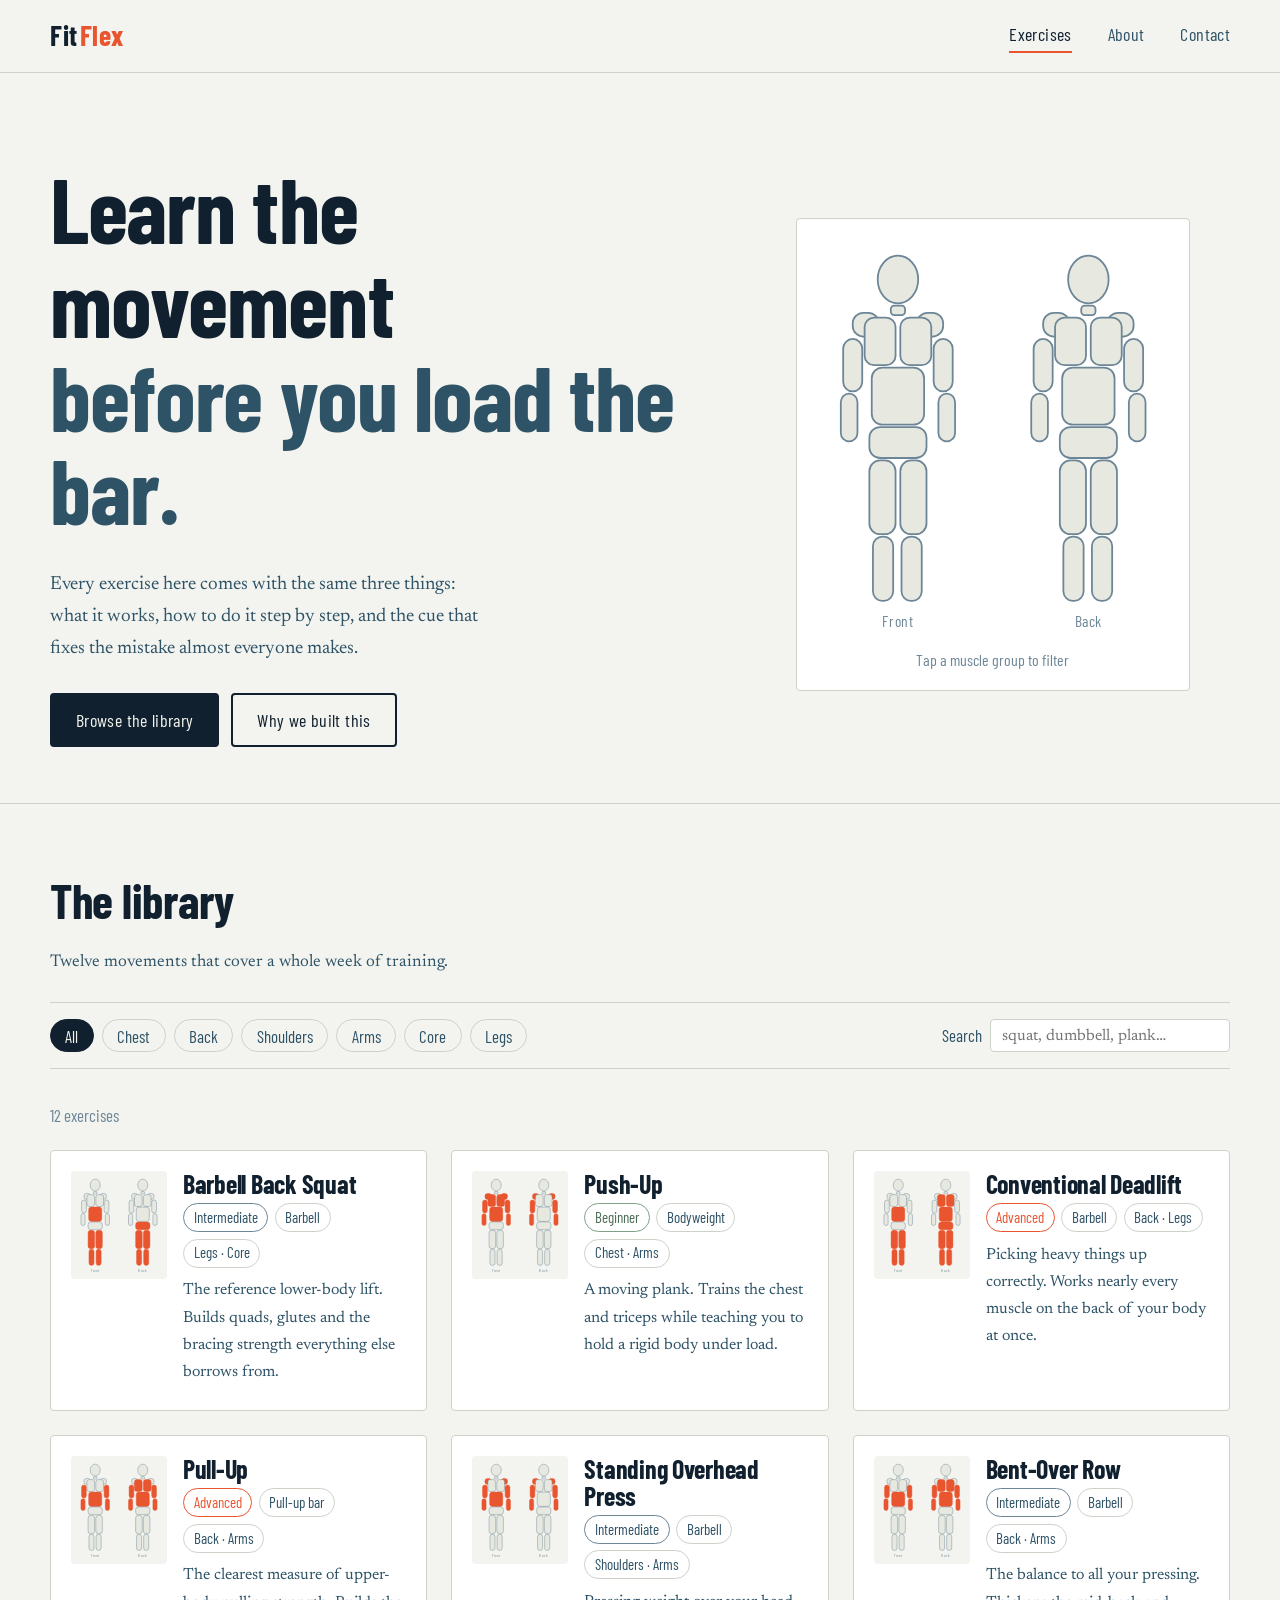
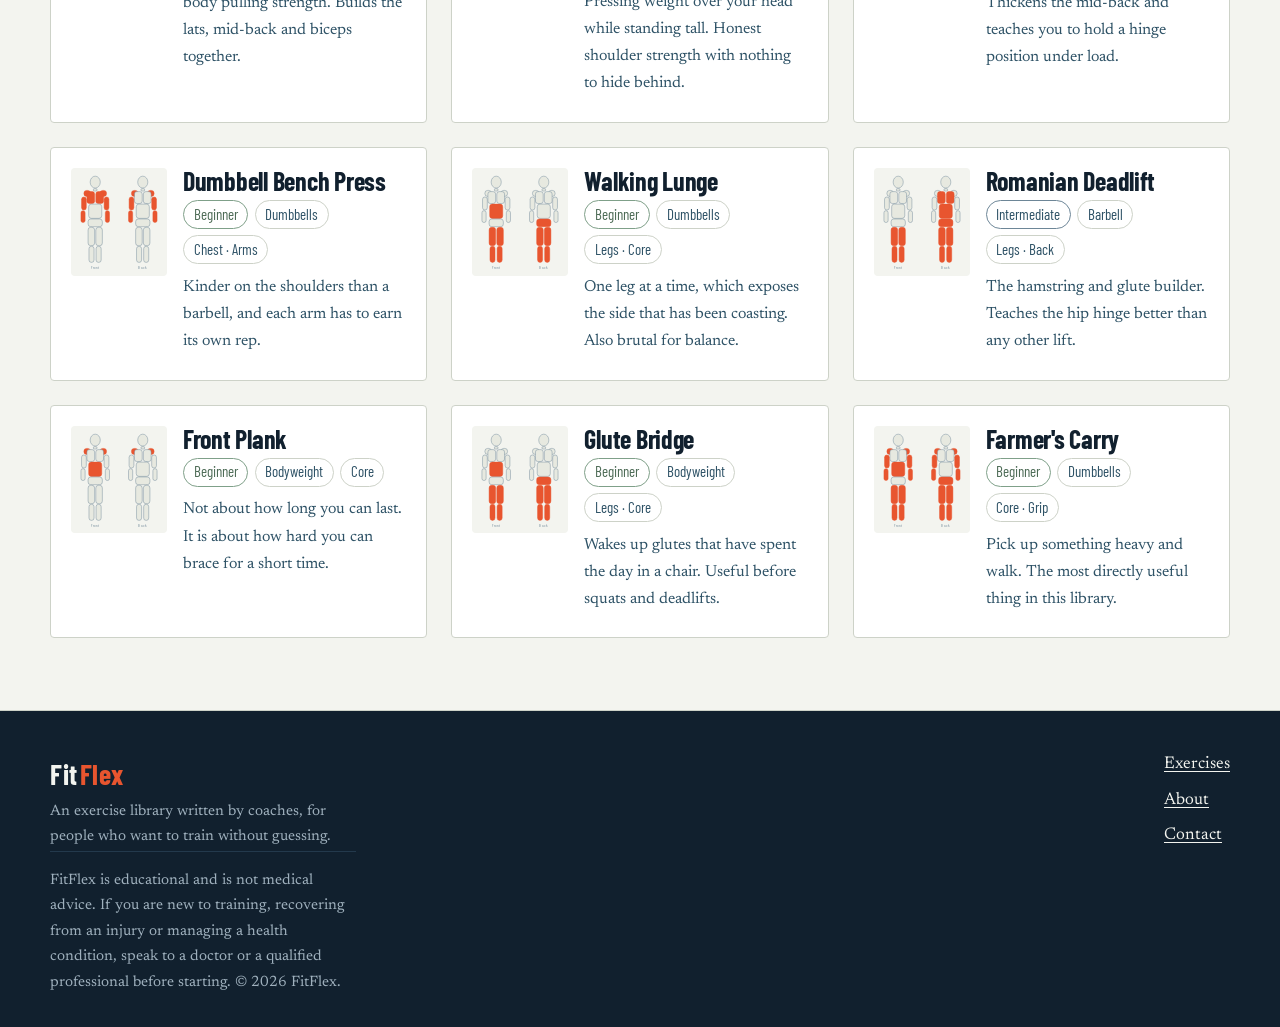
<file: index.html>
<!DOCTYPE html>
<html lang="en">
<head>
<meta charset="UTF-8">
<meta name="viewport" content="width=device-width, initial-scale=1">
<title>FitFlex — Exercise Library</title>
<meta name="description" content="FitFlex is a plain-spoken exercise library: step-by-step instructions, muscle maps and coaching cues for the movements worth learning properly.">
<link rel="preconnect" href="https://fonts.googleapis.com">
<link rel="preconnect" href="https://fonts.gstatic.com" crossorigin>
<link href="https://fonts.googleapis.com/css2?family=Barlow+Condensed:wght@500;700&family=Newsreader:opsz,wght@6..72,400;6..72,600&display=swap" rel="stylesheet">
<link rel="stylesheet" href="styles.css">
</head>
<body>

<a class="skip-link" href="#library">Skip to the exercise library</a>

<header class="site-header">
  <div class="shell">
    <a class="wordmark" href="index.html">Fit<span>Flex</span></a>
    <nav class="site-nav" aria-label="Main">
      <ul>
        <li><a href="index.html" aria-current="page">Exercises</a></li>
        <li><a href="about.html">About</a></li>
        <li><a href="contact.html">Contact</a></li>
      </ul>
    </nav>
  </div>
</header>

<main id="main">

  <section class="hero">
    <div class="shell">
      <div>
        <h1>Learn the movement<em>before you load the bar.</em></h1>
        <p class="hero-lede">Every exercise here comes with the same three things: what it works, how to do it step by step, and the cue that fixes the mistake almost everyone makes.</p>
        <div class="hero-actions">
          <a class="btn" href="#library">Browse the library</a>
          <a class="btn btn-quiet" href="about.html">Why we built this</a>
        </div>
      </div>

      <figure class="hero-figure">
        <div data-bodymap data-interactive data-muscles=""></div>
        <figcaption>Tap a muscle group to filter</figcaption>
      </figure>
    </div>
  </section>

  <section class="library" id="library">
    <div class="shell">

      <div class="library-head">
        <div>
          <h2>The library</h2>
          <p>Twelve movements that cover a whole week of training.</p>
        </div>
      </div>

      <div class="controls">
        <div class="filters" role="group" aria-label="Filter by muscle group">
          <button class="filter" type="button" data-group="all" aria-pressed="true">All</button>
          <button class="filter" type="button" data-group="chest" aria-pressed="false">Chest</button>
          <button class="filter" type="button" data-group="back" aria-pressed="false">Back</button>
          <button class="filter" type="button" data-group="shoulders" aria-pressed="false">Shoulders</button>
          <button class="filter" type="button" data-group="arms" aria-pressed="false">Arms</button>
          <button class="filter" type="button" data-group="core" aria-pressed="false">Core</button>
          <button class="filter" type="button" data-group="legs" aria-pressed="false">Legs</button>
        </div>
        <div class="search">
          <label for="search">Search</label>
          <input type="search" id="search" placeholder="squat, dumbbell, plank…" autocomplete="off">
        </div>
      </div>

      <p class="count" id="result-count" role="status" aria-live="polite"></p>

      <div class="grid" id="exercise-grid">

        <!-- ================= Barbell back squat ================= -->
        <article class="exercise" data-name="barbell back squat" data-muscles="legs core" data-equipment="Barbell">
          <div class="plate">
            <div data-bodymap data-muscles="legs core"></div>
            <div>
              <h3>Barbell Back Squat</h3>
              <ul class="meta">
                <li class="level-intermediate">Intermediate</li>
                <li>Barbell</li>
                <li>Legs · Core</li>
              </ul>
              <p class="summary">The reference lower-body lift. Builds quads, glutes and the bracing strength everything else borrows from.</p>
            </div>
          </div>
        </article>

        <!-- ================= Push-up ================= -->
        <article class="exercise" data-name="push-up pushup" data-muscles="chest shoulders arms core" data-equipment="Bodyweight">
          <div class="plate">
            <div data-bodymap data-muscles="chest shoulders arms core"></div>
            <div>
              <h3>Push-Up</h3>
              <ul class="meta">
                <li class="level-beginner">Beginner</li>
                <li>Bodyweight</li>
                <li>Chest · Arms</li>
              </ul>
              <p class="summary">A moving plank. Trains the chest and triceps while teaching you to hold a rigid body under load.</p>
            </div>
          </div>
        </article>

        <!-- ================= Deadlift ================= -->
        <article class="exercise" data-name="conventional deadlift" data-muscles="back legs core" data-equipment="Barbell">
          <div class="plate">
            <div data-bodymap data-muscles="back legs core"></div>
            <div>
              <h3>Conventional Deadlift</h3>
              <ul class="meta">
                <li class="level-advanced">Advanced</li>
                <li>Barbell</li>
                <li>Back · Legs</li>
              </ul>
              <p class="summary">Picking heavy things up correctly. Works nearly every muscle on the back of your body at once.</p>
            </div>
          </div>
        </article>

        <!-- ================= Pull-up ================= -->
        <article class="exercise" data-name="pull-up pullup" data-muscles="back arms core" data-equipment="Pull-up bar">
          <div class="plate">
            <div data-bodymap data-muscles="back arms core"></div>
            <div>
              <h3>Pull-Up</h3>
              <ul class="meta">
                <li class="level-advanced">Advanced</li>
                <li>Pull-up bar</li>
                <li>Back · Arms</li>
              </ul>
              <p class="summary">The clearest measure of upper-body pulling strength. Builds the lats, mid-back and biceps together.</p>
            </div>
          </div>
        </article>

        <!-- ================= Overhead press ================= -->
        <article class="exercise" data-name="overhead press shoulder press" data-muscles="shoulders arms core" data-equipment="Barbell">
          <div class="plate">
            <div data-bodymap data-muscles="shoulders arms core"></div>
            <div>
              <h3>Standing Overhead Press</h3>
              <ul class="meta">
                <li class="level-intermediate">Intermediate</li>
                <li>Barbell</li>
                <li>Shoulders · Arms</li>
              </ul>
              <p class="summary">Pressing weight over your head while standing tall. Honest shoulder strength with nothing to hide behind.</p>
            </div>
          </div>
        </article>

        <!-- ================= Bent-over row ================= -->
        <article class="exercise" data-name="bent-over barbell row" data-muscles="back arms core" data-equipment="Barbell">
          <div class="plate">
            <div data-bodymap data-muscles="back arms core"></div>
            <div>
              <h3>Bent-Over Row</h3>
              <ul class="meta">
                <li class="level-intermediate">Intermediate</li>
                <li>Barbell</li>
                <li>Back · Arms</li>
              </ul>
              <p class="summary">The balance to all your pressing. Thickens the mid-back and teaches you to hold a hinge position under load.</p>
            </div>
          </div>
        </article>

        <!-- ================= Dumbbell bench press ================= -->
        <article class="exercise" data-name="dumbbell bench press" data-muscles="chest shoulders arms" data-equipment="Dumbbells">
          <div class="plate">
            <div data-bodymap data-muscles="chest shoulders arms"></div>
            <div>
              <h3>Dumbbell Bench Press</h3>
              <ul class="meta">
                <li class="level-beginner">Beginner</li>
                <li>Dumbbells</li>
                <li>Chest · Arms</li>
              </ul>
              <p class="summary">Kinder on the shoulders than a barbell, and each arm has to earn its own rep.</p>
            </div>
          </div>
        </article>

        <!-- ================= Walking lunge ================= -->
        <article class="exercise" data-name="walking lunge" data-muscles="legs core" data-equipment="Dumbbells">
          <div class="plate">
            <div data-bodymap data-muscles="legs core"></div>
            <div>
              <h3>Walking Lunge</h3>
              <ul class="meta">
                <li class="level-beginner">Beginner</li>
                <li>Dumbbells</li>
                <li>Legs · Core</li>
              </ul>
              <p class="summary">One leg at a time, which exposes the side that has been coasting. Also brutal for balance.</p>
            </div>
          </div>
        </article>

        <!-- ================= Romanian deadlift ================= -->
        <article class="exercise" data-name="romanian deadlift rdl hinge" data-muscles="legs back" data-equipment="Barbell">
          <div class="plate">
            <div data-bodymap data-muscles="legs back"></div>
            <div>
              <h3>Romanian Deadlift</h3>
              <ul class="meta">
                <li class="level-intermediate">Intermediate</li>
                <li>Barbell</li>
                <li>Legs · Back</li>
              </ul>
              <p class="summary">The hamstring and glute builder. Teaches the hip hinge better than any other lift.</p>
            </div>
          </div>
        </article>

        <!-- ================= Plank ================= -->
        <article class="exercise" data-name="front plank" data-muscles="core shoulders" data-equipment="Bodyweight">
          <div class="plate">
            <div data-bodymap data-muscles="core shoulders"></div>
            <div>
              <h3>Front Plank</h3>
              <ul class="meta">
                <li class="level-beginner">Beginner</li>
                <li>Bodyweight</li>
                <li>Core</li>
              </ul>
              <p class="summary">Not about how long you can last. It is about how hard you can brace for a short time.</p>
            </div>
          </div>
        </article>

        <!-- ================= Glute bridge ================= -->
        <article class="exercise" data-name="glute bridge hip thrust" data-muscles="legs core" data-equipment="Bodyweight">
          <div class="plate">
            <div data-bodymap data-muscles="legs core"></div>
            <div>
              <h3>Glute Bridge</h3>
              <ul class="meta">
                <li class="level-beginner">Beginner</li>
                <li>Bodyweight</li>
                <li>Legs · Core</li>
              </ul>
              <p class="summary">Wakes up glutes that have spent the day in a chair. Useful before squats and deadlifts.</p>
            </div>
          </div>
        </article>

        <!-- ================= Farmer's carry ================= -->
        <article class="exercise" data-name="farmers carry loaded carry" data-muscles="core shoulders arms legs" data-equipment="Dumbbells">
          <div class="plate">
            <div data-bodymap data-muscles="core shoulders arms legs"></div>
            <div>
              <h3>Farmer's Carry</h3>
              <ul class="meta">
                <li class="level-beginner">Beginner</li>
                <li>Dumbbells</li>
                <li>Core · Grip</li>
              </ul>
              <p class="summary">Pick up something heavy and walk. The most directly useful thing in this library.</p>
            </div>
          </div>
        </article>

      </div><!-- /.grid -->

      <div class="empty" id="no-results" hidden>
        <p>No exercises match that. Try a different muscle group or a simpler search term.</p>
        <button class="btn btn-quiet" type="button" id="reset-filters">Show all exercises</button>
      </div>

    </div>
  </section>

</main>

<footer class="site-footer">
  <div class="shell">
    <div>
      <a class="wordmark" href="index.html">Fit<span>Flex</span></a>
      <p>An exercise library written by coaches, for people who want to train without guessing.</p>
    </div>
    <nav aria-label="Footer">
      <ul>
        <li><a href="index.html">Exercises</a></li>
        <li><a href="about.html">About</a></li>
        <li><a href="contact.html">Contact</a></li>
      </ul>
    </nav>
  </div>
  <div class="shell">
    <p class="safety-note">FitFlex is educational and is not medical advice. If you are new to training, recovering from an injury or managing a health condition, speak to a doctor or a qualified professional before starting. © 2026 FitFlex.</p>
  </div>
</footer>

<script src="script.js"></script>
</body>
</html>
</file>
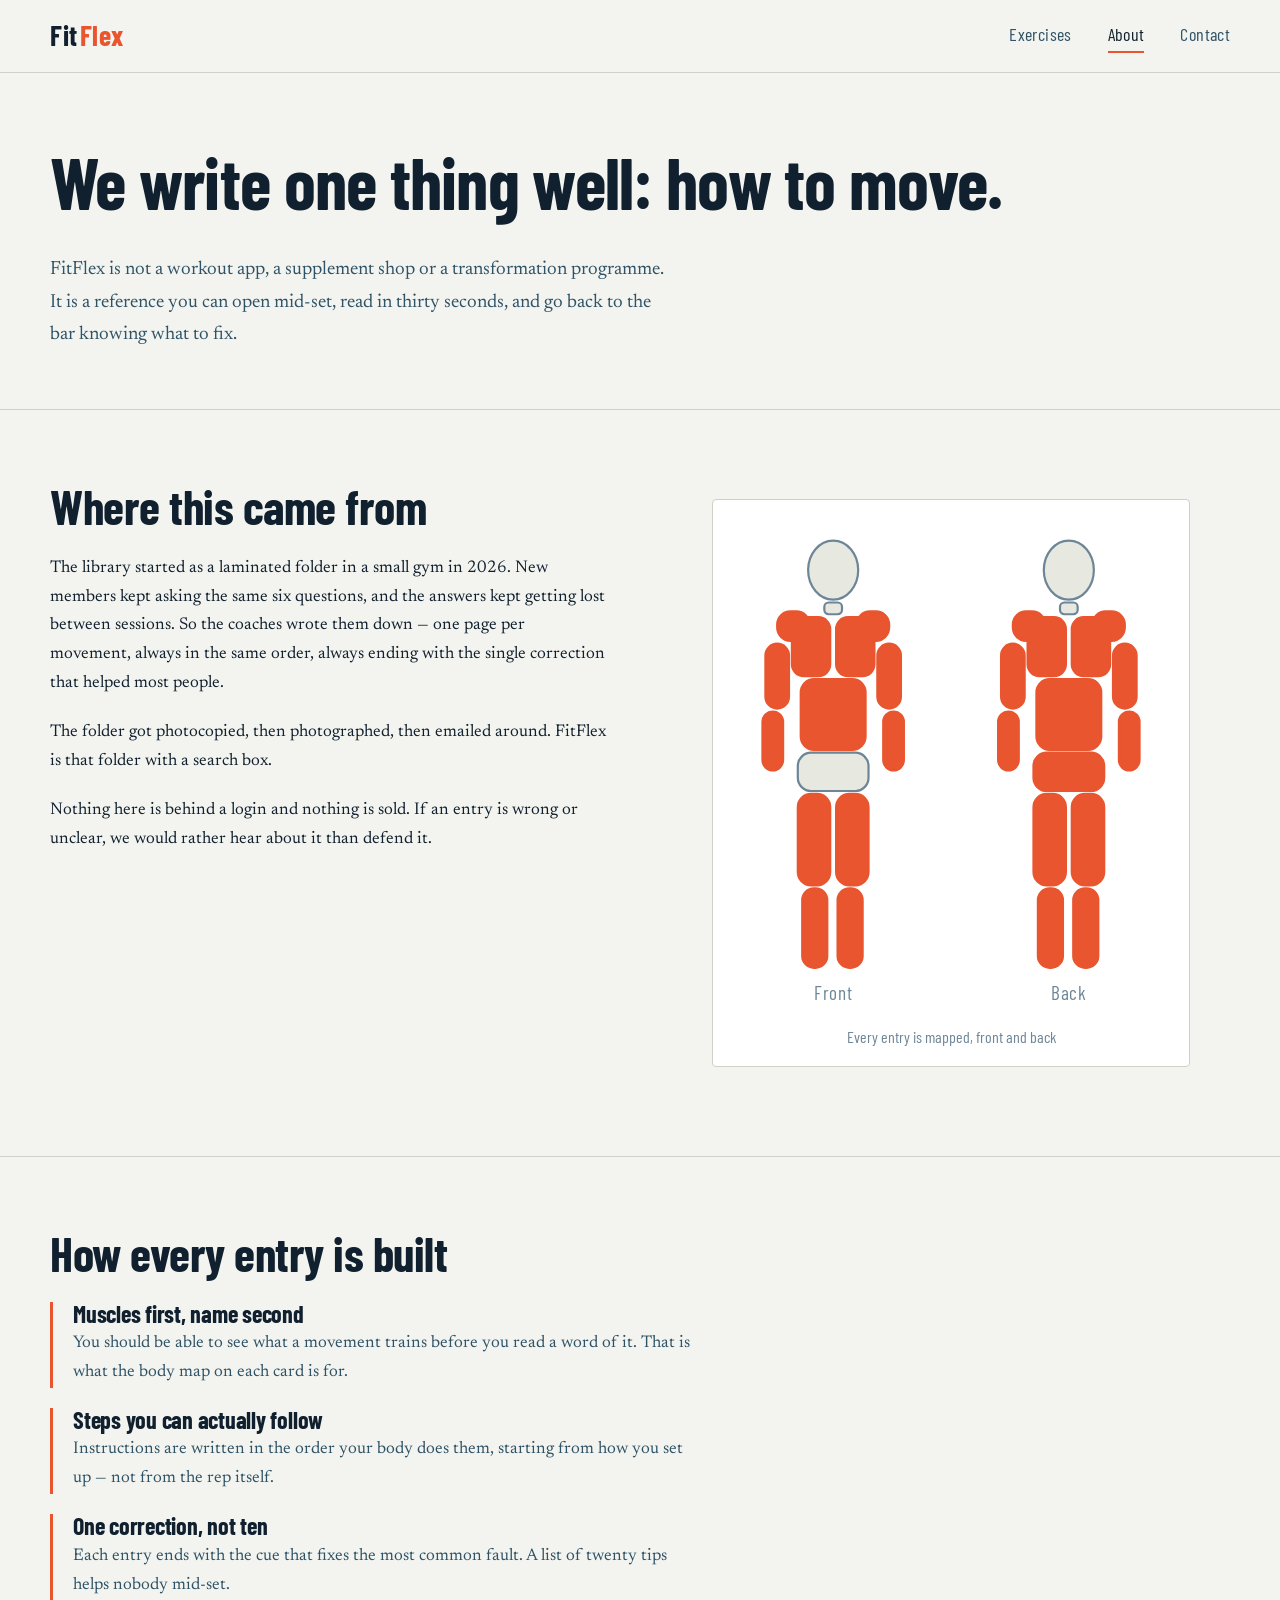
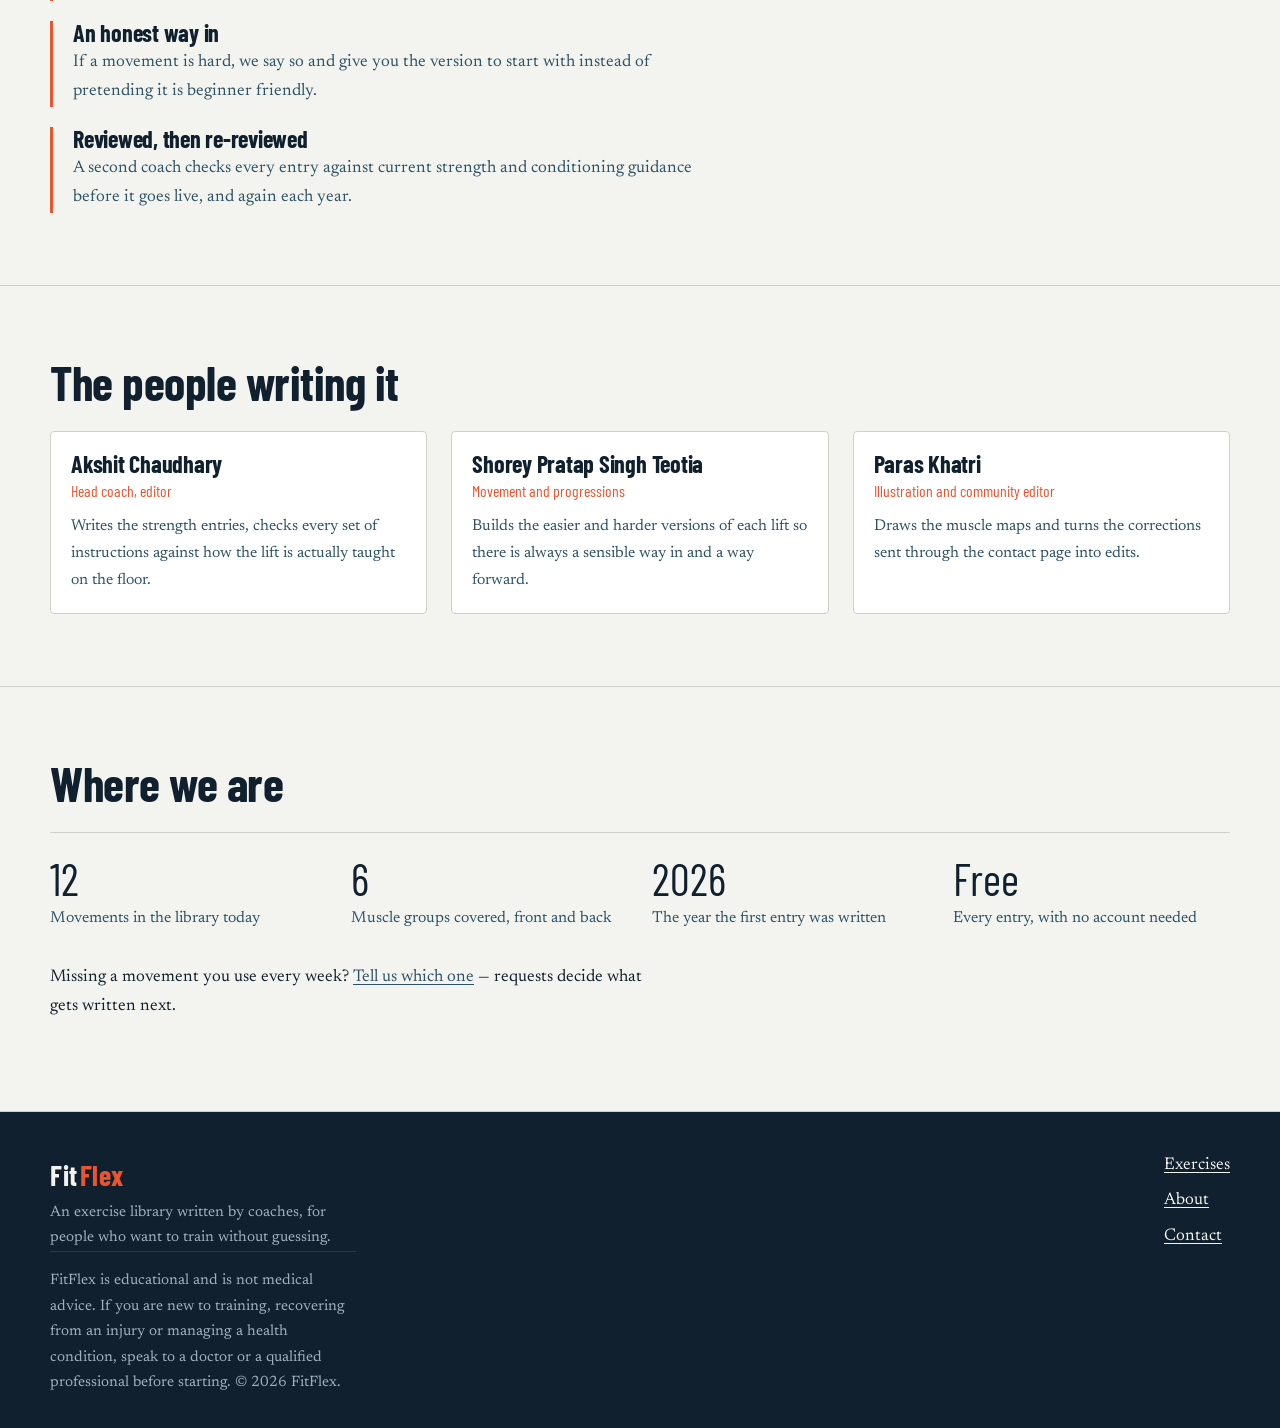
<file: about.html>
<!DOCTYPE html>
<html lang="en">
<head>
<meta charset="UTF-8">
<meta name="viewport" content="width=device-width, initial-scale=1">
<title>About — FitFlex</title>
<meta name="description" content="Who writes FitFlex, how each exercise entry is put together, and the rules we follow when we teach a movement.">
<link rel="preconnect" href="https://fonts.googleapis.com">
<link rel="preconnect" href="https://fonts.gstatic.com" crossorigin>
<link href="https://fonts.googleapis.com/css2?family=Barlow+Condensed:wght@500;700&family=Newsreader:opsz,wght@6..72,400;6..72,600&display=swap" rel="stylesheet">
<link rel="stylesheet" href="styles.css">
</head>
<body>

<a class="skip-link" href="#main">Skip to content</a>

<header class="site-header">
  <div class="shell">
    <a class="wordmark" href="index.html">Fit<span>Flex</span></a>
    <nav class="site-nav" aria-label="Main">
      <ul>
        <li><a href="index.html">Exercises</a></li>
        <li><a href="about.html" aria-current="page">About</a></li>
        <li><a href="contact.html">Contact</a></li>
      </ul>
    </nav>
  </div>
</header>

<main id="main">

  <section class="page-head">
    <div class="shell">
      <h1>We write one thing well: how to move.</h1>
      <p>FitFlex is not a workout app, a supplement shop or a transformation programme. It is a reference you can open mid-set, read in thirty seconds, and go back to the bar knowing what to fix.</p>
    </div>
  </section>

  <section class="section">
    <div class="shell two-col">
      <div class="stack">
        <h2>Where this came from</h2>
        <p>The library started as a laminated folder in a small gym in 2026. New members kept asking the same six questions, and the answers kept getting lost between sessions. So the coaches wrote them down — one page per movement, always in the same order, always ending with the single correction that helped most people.</p>
        <p>The folder got photocopied, then photographed, then emailed around. FitFlex is that folder with a search box.</p>
        <p>Nothing here is behind a login and nothing is sold. If an entry is wrong or unclear, we would rather hear about it than defend it.</p>
      </div>

      <figure class="hero-figure">
        <div data-bodymap data-muscles="chest back shoulders arms core legs"></div>
        <figcaption>Every entry is mapped, front and back</figcaption>
      </figure>
    </div>
  </section>

  <section class="section">
    <div class="shell">
      <h2>How every entry is built</h2>
      <ul class="principles">
        <li>
          <h3>Muscles first, name second</h3>
          <p>You should be able to see what a movement trains before you read a word of it. That is what the body map on each card is for.</p>
        </li>
        <li>
          <h3>Steps you can actually follow</h3>
          <p>Instructions are written in the order your body does them, starting from how you set up — not from the rep itself.</p>
        </li>
        <li>
          <h3>One correction, not ten</h3>
          <p>Each entry ends with the cue that fixes the most common fault. A list of twenty tips helps nobody mid-set.</p>
        </li>
        <li>
          <h3>An honest way in</h3>
          <p>If a movement is hard, we say so and give you the version to start with instead of pretending it is beginner friendly.</p>
        </li>
        <li>
          <h3>Reviewed, then re-reviewed</h3>
          <p>A second coach checks every entry against current strength and conditioning guidance before it goes live, and again each year.</p>
        </li>
      </ul>
    </div>
  </section>

  <section class="section">
    <div class="shell">
      <h2>The people writing it</h2>
      <ul class="team">
        <li>
          <h3>Akshit Chaudhary</h3>
          <p class="role">Head coach, editor</p>
          <p>Writes the strength entries, checks every set of instructions against how the lift is actually taught on the floor.</p>
        </li>
        <li>
          <h3>Shorey Pratap Singh Teotia</h3>
          <p class="role">Movement and progressions</p>
          <p>Builds the easier and harder versions of each lift so there is always a sensible way in and a way forward.</p>
        </li>
        <li>
          <h3>Paras Khatri</h3>
          <p class="role">Illustration and community editor</p>
          <p>Draws the muscle maps and turns the corrections sent through the contact page into edits.</p>
        </li>
      </ul>
    </div>
  </section>

  <section class="section">
    <div class="shell">
      <h2>Where we are</h2>
      <dl class="facts">
        <div>
          <dt>12</dt>
          <dd>Movements in the library today</dd>
        </div>
        <div>
          <dt>6</dt>
          <dd>Muscle groups covered, front and back</dd>
        </div>
        <div>
          <dt>2026</dt>
          <dd>The year the first entry was written</dd>
        </div>
        <div>
          <dt>Free</dt>
          <dd>Every entry, with no account needed</dd>
        </div>
      </dl>
      <p style="margin-top:2rem;">Missing a movement you use every week? <a href="contact.html">Tell us which one</a> — requests decide what gets written next.</p>
    </div>
  </section>

</main>

<footer class="site-footer">
  <div class="shell">
    <div>
      <a class="wordmark" href="index.html">Fit<span>Flex</span></a>
      <p>An exercise library written by coaches, for people who want to train without guessing.</p>
    </div>
    <nav aria-label="Footer">
      <ul>
        <li><a href="index.html">Exercises</a></li>
        <li><a href="about.html">About</a></li>
        <li><a href="contact.html">Contact</a></li>
      </ul>
    </nav>
  </div>
  <div class="shell">
    <p class="safety-note">FitFlex is educational and is not medical advice. If you are new to training, recovering from an injury or managing a health condition, speak to a doctor or a qualified professional before starting. © 2026 FitFlex.</p>
  </div>
</footer>

<script src="script.js"></script>
</body>
</html>
</file>
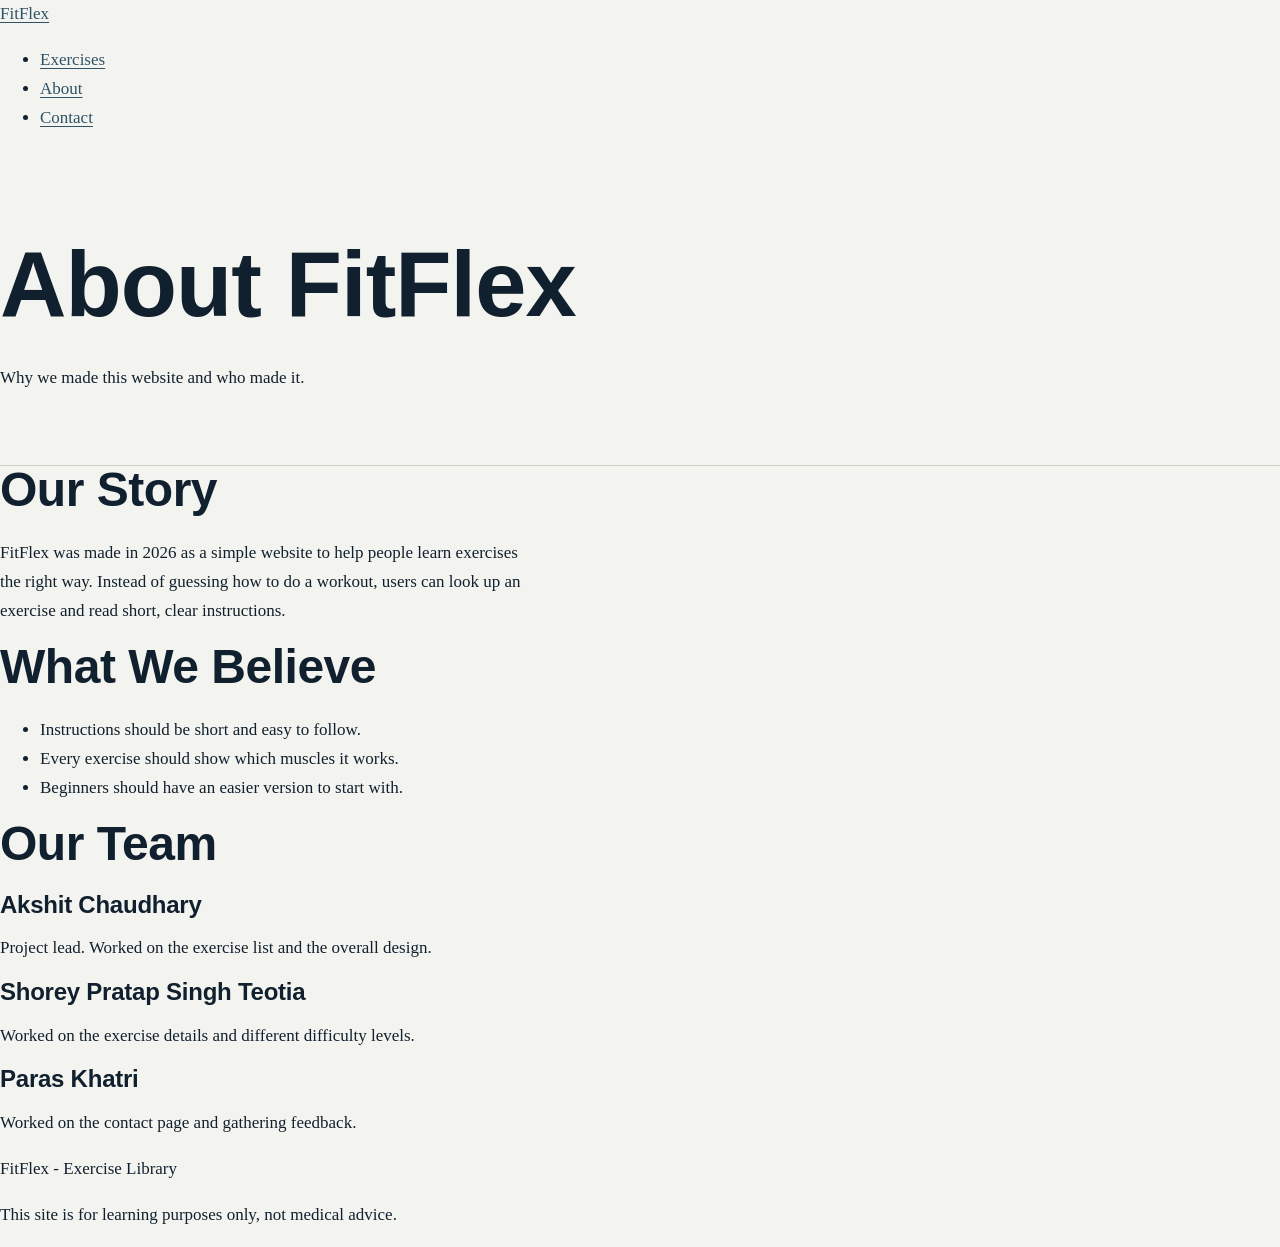
<file: aboutp.html>
<!DOCTYPE html>
<html>
<head>
  <meta charset="UTF-8">
  <title>About - FitFlex</title>
  <link rel="stylesheet" href="styles.css">
</head>
<body>

  <header>
    <div class="container">
      <a href="index.html" class="logo">FitFlex</a>
      <nav>
        <ul>
          <li><a href="index.html">Exercises</a></li>
          <li><a href="about.html">About</a></li>
          <li><a href="contact.html">Contact</a></li>
        </ul>
      </nav>
    </div>
  </header>

  <section class="hero">
    <h1>About FitFlex</h1>
    <p>Why we made this website and who made it.</p>
  </section>

  <div class="container about-section">

    <h2>Our Story</h2>
    <p>FitFlex was made in 2026 as a simple website to help people learn exercises the right way. Instead of guessing how to do a workout, users can look up an exercise and read short, clear instructions.</p>

    <h2>What We Believe</h2>
    <ul>
      <li>Instructions should be short and easy to follow.</li>
      <li>Every exercise should show which muscles it works.</li>
      <li>Beginners should have an easier version to start with.</li>
    </ul>

    <h2>Our Team</h2>

    <div class="team-member">
      <h3>Akshit Chaudhary</h3>
      <p>Project lead. Worked on the exercise list and the overall design.</p>
    </div>

    <div class="team-member">
      <h3>Shorey Pratap Singh Teotia</h3>
      <p>Worked on the exercise details and different difficulty levels.</p>
    </div>

    <div class="team-member">
      <h3>Paras Khatri</h3>
      <p>Worked on the contact page and gathering feedback.</p>
    </div>

  </div>

  <footer>
    <p>FitFlex - Exercise Library</p>
    <p>This site is for learning purposes only, not medical advice.</p>
  </footer>

</body>
</html>
</file>
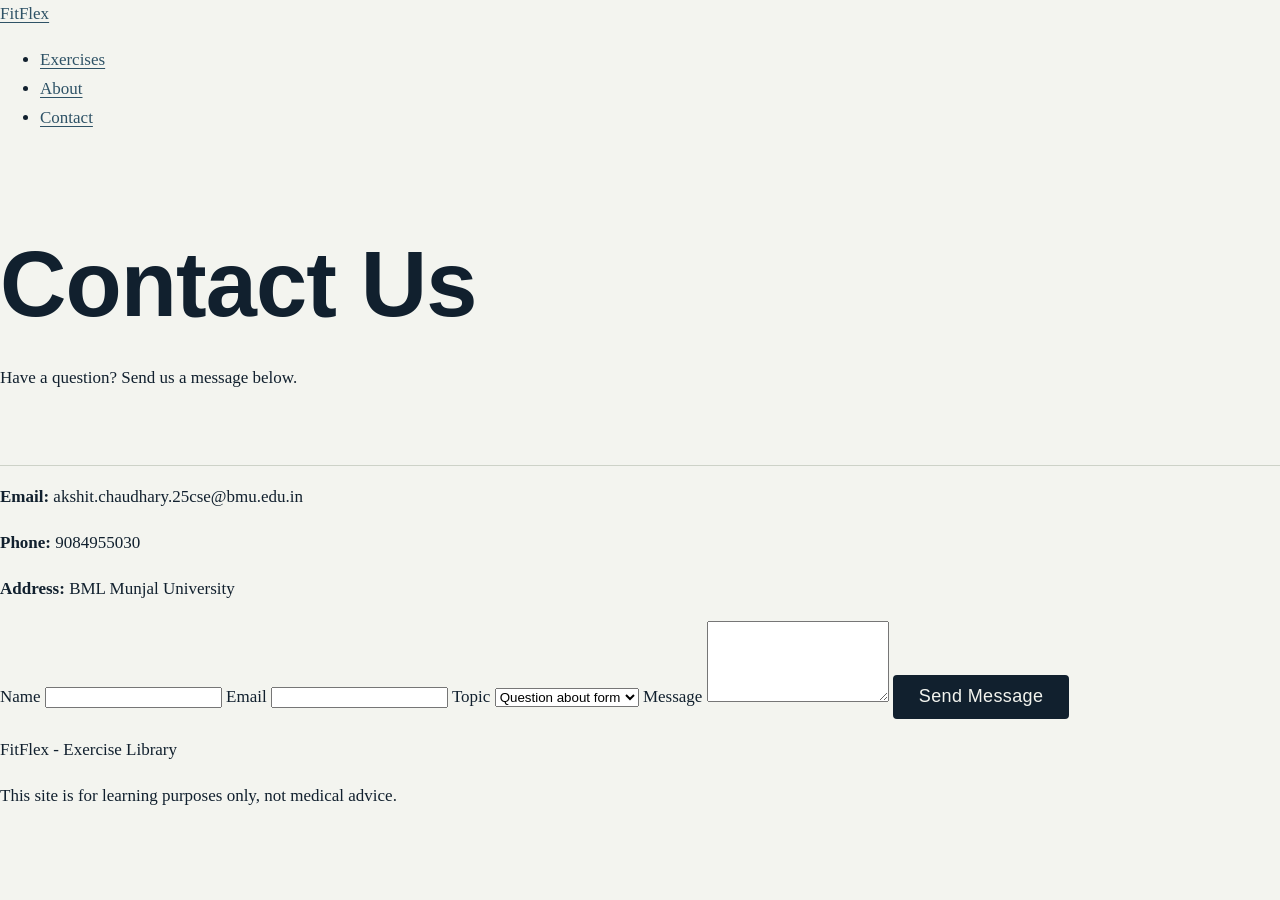
<file: contact (1).html>
<!DOCTYPE html>
<html>
<head>
  <meta charset="UTF-8">
  <title>Contact - FitFlex</title>
  <link rel="stylesheet" href="styles.css">
</head>
<body>

  <header>
    <div class="container">
      <a href="index.html" class="logo">FitFlex</a>
      <nav>
        <ul>
          <li><a href="index.html">Exercises</a></li>
          <li><a href="about.html">About</a></li>
          <li><a href="contact.html">Contact</a></li>
        </ul>
      </nav>
    </div>
  </header>

  <section class="hero">
    <h1>Contact Us</h1>
    <p>Have a question? Send us a message below.</p>
  </section>

  <div class="container">

    <div class="contact-info">
      <p><strong>Email:</strong> akshit.chaudhary.25cse@bmu.edu.in</p>
      <p><strong>Phone:</strong> 9084955030</p>
      <p><strong>Address:</strong> BML Munjal University</p>
    </div>

    <form class="contact-form" onsubmit="return validateForm()">

      <label for="name">Name</label>
      <input type="text" id="name">

      <label for="email">Email</label>
      <input type="text" id="email">

      <label for="topic">Topic</label>
      <select id="topic">
        <option value="form">Question about form</option>
        <option value="request">Request an exercise</option>
        <option value="other">Something else</option>
      </select>

      <label for="message">Message</label>
      <textarea id="message" rows="5"></textarea>

      <button type="submit" class="btn">Send Message</button>

    </form>

  </div>

  <footer>
    <p>FitFlex - Exercise Library</p>
    <p>This site is for learning purposes only, not medical advice.</p>
  </footer>

  <script src="script.js"></script>
</body>
</html>
</file>
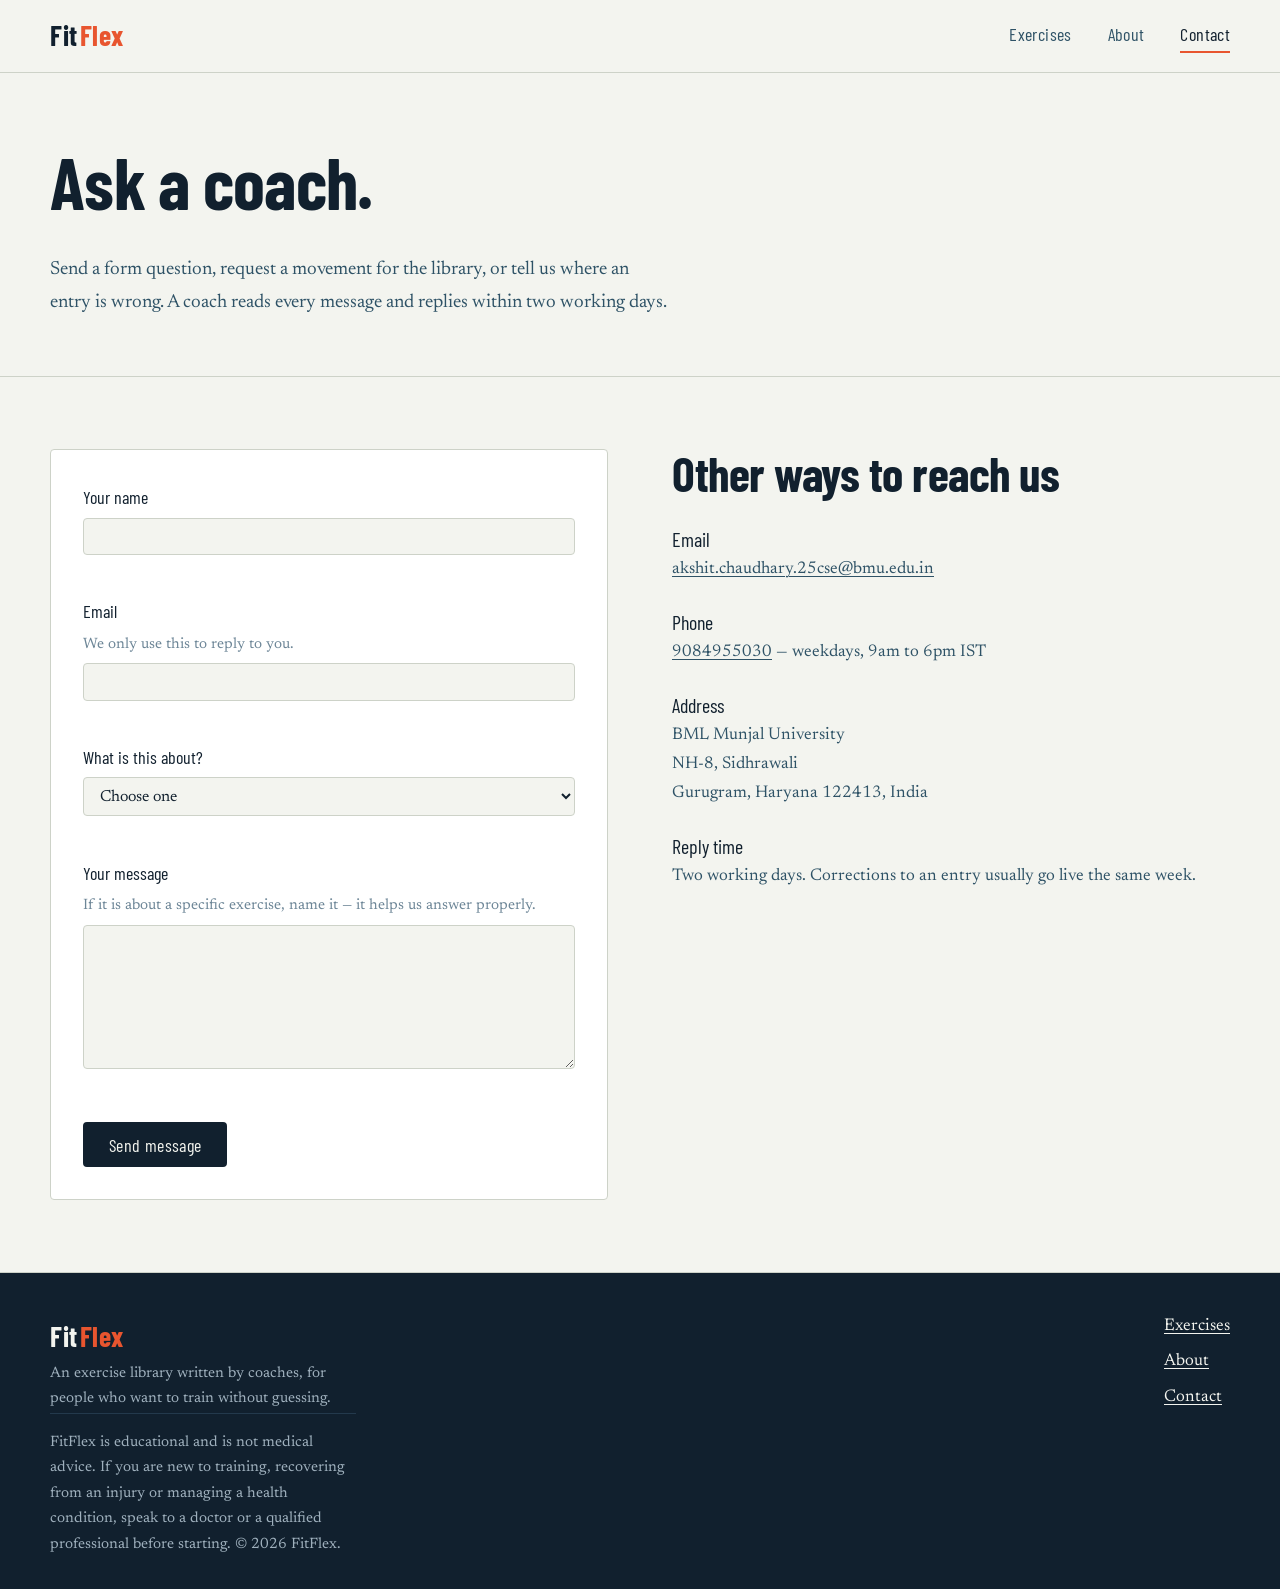
<file: contact (2).html>
<!DOCTYPE html>
<html lang="en">
<head>
<meta charset="UTF-8">
<meta name="viewport" content="width=device-width, initial-scale=1">
<title>Contact — FitFlex</title>
<meta name="description" content="Ask a coach about form, request an exercise for the library, or report a mistake in an entry.">
<link rel="preconnect" href="https://fonts.googleapis.com">
<link rel="preconnect" href="https://fonts.gstatic.com" crossorigin>
<link href="https://fonts.googleapis.com/css2?family=Barlow+Condensed:wght@500;700&family=Newsreader:opsz,wght@6..72,400;6..72,600&display=swap" rel="stylesheet">
<link rel="stylesheet" href="styles.css">
</head>
<body>

<a class="skip-link" href="#contact-form">Skip to the form</a>

<header class="site-header">
  <div class="shell">
    <a class="wordmark" href="index.html">Fit<span>Flex</span></a>
    <nav class="site-nav" aria-label="Main">
      <ul>
        <li><a href="index.html">Exercises</a></li>
        <li><a href="about.html">About</a></li>
        <li><a href="contact.html" aria-current="page">Contact</a></li>
      </ul>
    </nav>
  </div>
</header>

<main id="main">

  <section class="page-head">
    <div class="shell">
      <h1>Ask a coach.</h1>
      <p>Send a form question, request a movement for the library, or tell us where an entry is wrong. A coach reads every message and replies within two working days.</p>
    </div>
  </section>

  <section class="section">
    <div class="shell two-col">

      <div>
        <div class="form-status" id="form-status" tabindex="-1" role="status" hidden>
          <p></p>
        </div>

        <form class="form" id="contact-form" action="#" method="post" novalidate>
          <div class="field">
            <label for="name">Your name</label>
            <input type="text" id="name" name="name" autocomplete="name">
            <span class="error" id="name-error" aria-live="polite"></span>
          </div>

          <div class="field">
            <label for="email">Email</label>
            <span class="hint">We only use this to reply to you.</span>
            <input type="email" id="email" name="email" autocomplete="email">
            <span class="error" id="email-error" aria-live="polite"></span>
          </div>

          <div class="field">
            <label for="topic">What is this about?</label>
            <select id="topic" name="topic">
              <option value="">Choose one</option>
              <option value="form">A question about form</option>
              <option value="request">Request a new exercise</option>
              <option value="correction">Report a mistake in an entry</option>
              <option value="routine">Help building a routine</option>
              <option value="other">Something else</option>
            </select>
            <span class="error" id="topic-error" aria-live="polite"></span>
          </div>

          <div class="field">
            <label for="message">Your message</label>
            <span class="hint">If it is about a specific exercise, name it — it helps us answer properly.</span>
            <textarea id="message" name="message"></textarea>
            <span class="error" id="message-error" aria-live="polite"></span>
          </div>

          <button class="btn" type="submit">Send message</button>
        </form>
      </div>

      <aside class="contact-aside">
        <h2>Other ways to reach us</h2>
        <dl>
          <dt>Email</dt>
          <dd><a href="mailto:akshit.chaudhary.25cse@bmu.edu.in">akshit.chaudhary.25cse@bmu.edu.in</a></dd>

          <dt>Phone</dt>
          <dd><a href="tel:+919084955030">9084955030</a> — weekdays, 9am to 6pm IST</dd>

          <dt>Address</dt>
          <dd>BML Munjal University<br>NH-8, Sidhrawali<br>Gurugram, Haryana 122413, India</dd>

          <dt>Reply time</dt>
          <dd>Two working days. Corrections to an entry usually go live the same week.</dd>
        </dl>

      </aside>

    </div>
  </section>

</main>

<footer class="site-footer">
  <div class="shell">
    <div>
      <a class="wordmark" href="index.html">Fit<span>Flex</span></a>
      <p>An exercise library written by coaches, for people who want to train without guessing.</p>
    </div>
    <nav aria-label="Footer">
      <ul>
        <li><a href="index.html">Exercises</a></li>
        <li><a href="about.html">About</a></li>
        <li><a href="contact.html">Contact</a></li>
      </ul>
    </nav>
  </div>
  <div class="shell">
    <p class="safety-note">FitFlex is educational and is not medical advice. If you are new to training, recovering from an injury or managing a health condition, speak to a doctor or a qualified professional before starting. © 2026 FitFlex.</p>
  </div>
</footer>

<script src="script.js"></script>
</body>
</html>
</file>
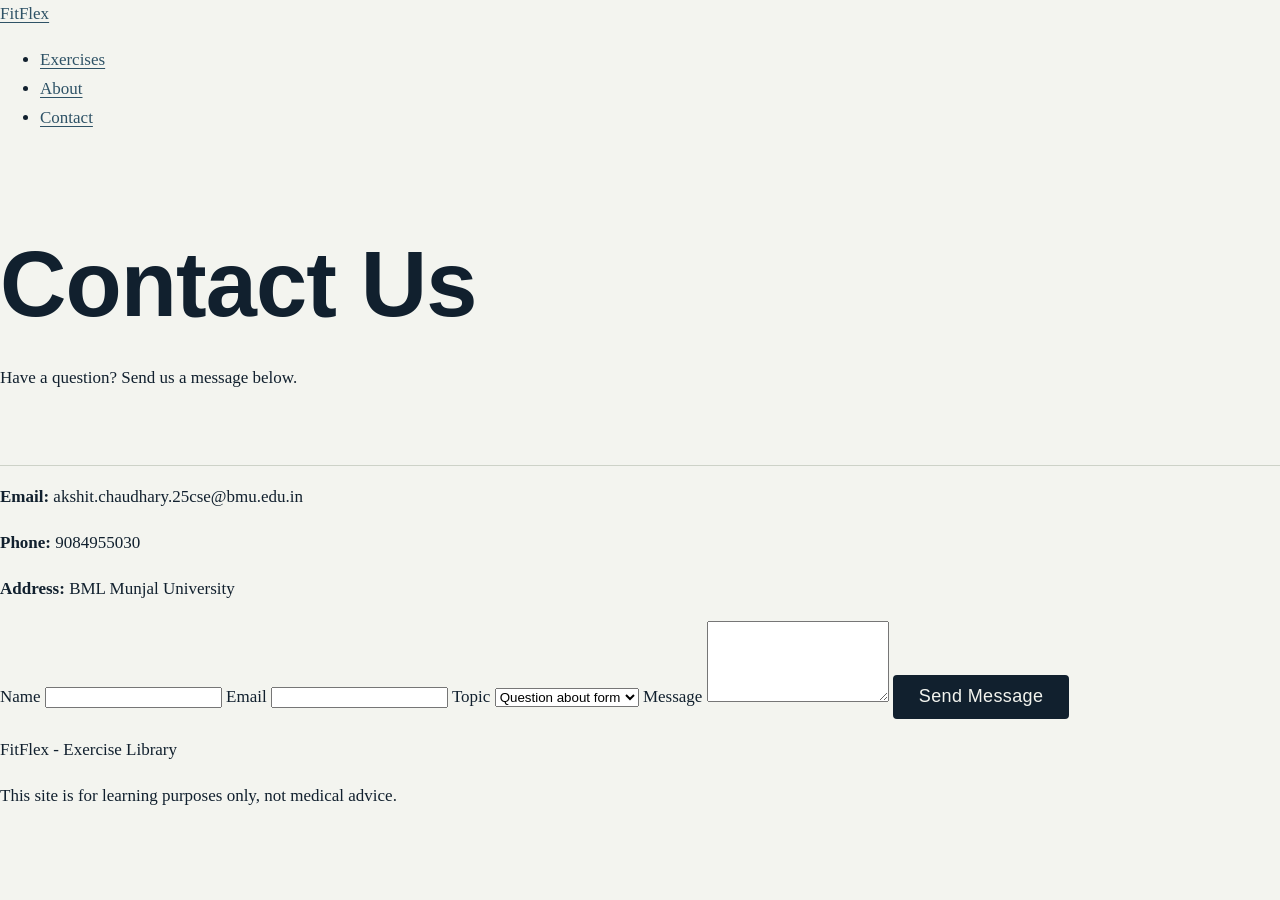
<file: contact.html>
<!DOCTYPE html>
<html>
<head>
  <meta charset="UTF-8">
  <title>Contact - FitFlex</title>
  <link rel="preconnect" href="https://fonts.googleapis.com">
  <link href="https://fonts.googleapis.com/css2?family=Poppins:wght@400;500;600;700&family=Inter:wght@400;500;600&display=swap" rel="stylesheet">
  <link rel="stylesheet" href="styles.css">
</head>
<body>

  <header>
    <div class="container">
      <a href="index.html" class="logo">FitFlex</a>
      <nav>
        <ul>
          <li><a href="index.html">Exercises</a></li>
          <li><a href="about.html">About</a></li>
          <li><a href="contact.html">Contact</a></li>
        </ul>
      </nav>
    </div>
  </header>

  <section class="hero">
    <h1>Contact Us</h1>
    <p>Have a question? Send us a message below.</p>
  </section>

  <div class="container">

    <div class="contact-info">
      <p><strong>Email:</strong> akshit.chaudhary.25cse@bmu.edu.in</p>
      <p><strong>Phone:</strong> 9084955030</p>
      <p><strong>Address:</strong> BML Munjal University</p>
    </div>

    <form class="contact-form" onsubmit="return validateForm()">

      <label for="name">Name</label>
      <input type="text" id="name">

      <label for="email">Email</label>
      <input type="text" id="email">

      <label for="topic">Topic</label>
      <select id="topic">
        <option value="form">Question about form</option>
        <option value="request">Request an exercise</option>
        <option value="other">Something else</option>
      </select>

      <label for="message">Message</label>
      <textarea id="message" rows="5"></textarea>

      <button type="submit" class="btn">Send Message</button>

    </form>

  </div>

  <footer>
    <p>FitFlex - Exercise Library</p>
    <p>This site is for learning purposes only, not medical advice.</p>
  </footer>

  <script src="script.js"></script>
</body>
</html>
</file>
<file: styles.css>
/* ==========================================================================
   FitFlex — shared stylesheet
   Palette, type and layout tokens live at the top. Edit them here once and
   every page picks up the change.
   ========================================================================== */

:root {
  --paper:      #f3f4ef;
  --paper-deep: #e7e9e0;
  --ink:        #11202e;
  --steel:      #2e5266;
  --steel-soft: #6d8697;
  --pulse:      #e8552f;   /* the working muscle, and nothing else */
  --moss:       #7fa089;
  --line:       #cdd2c8;
  --white:      #ffffff;

  --display: "Barlow Condensed", "Arial Narrow", sans-serif;
  --body: "Newsreader", Georgia, "Times New Roman", serif;

  --measure: 62ch;
  --gutter: clamp(1.25rem, 4vw, 3rem);
  --radius: 4px;
}

*, *::before, *::after { box-sizing: border-box; }

html { scroll-behavior: smooth; }

body {
  margin: 0;
  background: var(--paper);
  color: var(--ink);
  font-family: var(--body);
  font-size: 1.0625rem;
  line-height: 1.7;
  -webkit-font-smoothing: antialiased;
}

img { max-width: 100%; display: block; }

a { color: var(--steel); text-decoration-thickness: 1px; text-underline-offset: 3px; }
a:hover { color: var(--pulse); }

:focus-visible {
  outline: 3px solid var(--pulse);
  outline-offset: 3px;
}

h1, h2, h3, h4 {
  font-family: var(--display);
  font-weight: 700;
  line-height: 1.02;
  letter-spacing: -0.01em;
  margin: 0 0 0.5em;
}

h1 { font-size: clamp(3rem, 8vw, 5.75rem); }
h2 { font-size: clamp(2rem, 4.5vw, 3rem); }
h3 { font-size: 1.5rem; }

p { max-width: var(--measure); }

.shell {
  width: min(1180px, 100% - (var(--gutter) * 2));
  margin-inline: auto;
}

.skip-link {
  position: absolute;
  left: -9999px;
  background: var(--ink);
  color: var(--paper);
  padding: 0.75rem 1rem;
  z-index: 50;
}
.skip-link:focus { left: 1rem; top: 1rem; }

/* ---------- Header ---------------------------------------------------- */

.site-header {
  position: sticky;
  top: 0;
  z-index: 20;
  background: var(--paper);
  border-bottom: 1px solid var(--line);
}

.site-header .shell {
  display: flex;
  align-items: center;
  justify-content: space-between;
  gap: 1rem;
  min-height: 72px;
}

.wordmark {
  font-family: var(--display);
  font-size: 1.75rem;
  font-weight: 700;
  letter-spacing: 0.02em;
  color: var(--ink);
  text-decoration: none;
  display: inline-flex;
  align-items: baseline;
  gap: 2px;
}
.wordmark span { color: var(--pulse); }

.site-nav ul {
  list-style: none;
  display: flex;
  gap: clamp(1rem, 3vw, 2.25rem);
  margin: 0;
  padding: 0;
}

.site-nav a {
  font-family: var(--display);
  font-size: 1.125rem;
  letter-spacing: 0.02em;
  color: var(--steel);
  text-decoration: none;
  padding: 0.35rem 0;
  border-bottom: 2px solid transparent;
}
.site-nav a:hover { color: var(--ink); border-bottom-color: var(--line); }
.site-nav a[aria-current="page"] { color: var(--ink); border-bottom-color: var(--pulse); }

/* ---------- Hero ------------------------------------------------------ */

.hero {
  padding: clamp(2.5rem, 7vw, 5.5rem) 0 clamp(2rem, 5vw, 3.5rem);
  border-bottom: 1px solid var(--line);
}

.hero .shell {
  display: grid;
  grid-template-columns: minmax(0, 1.15fr) minmax(280px, 0.85fr);
  gap: clamp(2rem, 5vw, 4rem);
  align-items: center;
}

.hero h1 { margin-bottom: 0.35em; }
.hero h1 em {
  font-style: normal;
  display: block;
  color: var(--steel);
}

.hero-lede {
  font-size: 1.1875rem;
  color: var(--steel);
  max-width: 44ch;
}

.hero-actions {
  display: flex;
  flex-wrap: wrap;
  gap: 0.75rem;
  margin-top: 1.75rem;
}

.btn {
  font-family: var(--display);
  font-size: 1.125rem;
  letter-spacing: 0.02em;
  border: 2px solid var(--ink);
  background: var(--ink);
  color: var(--paper);
  padding: 0.6rem 1.5rem;
  border-radius: var(--radius);
  cursor: pointer;
  text-decoration: none;
  display: inline-block;
}
.btn:hover { background: var(--pulse); border-color: var(--pulse); color: var(--white); }

.btn-quiet {
  background: transparent;
  color: var(--ink);
}
.btn-quiet:hover { background: var(--ink); color: var(--paper); border-color: var(--ink); }

/* ---------- Body map -------------------------------------------------- */

.bodymap { width: 100%; height: auto; display: block; }
.bodymap .part {
  fill: var(--paper-deep);
  stroke: var(--steel-soft);
  stroke-width: 1.5;
  transition: fill 120ms linear;
}
.bodymap .part.on { fill: var(--pulse); stroke: var(--pulse); }
.bodymap .frame { fill: none; stroke: var(--line); stroke-width: 1; }
.bodymap .label {
  font-family: var(--display);
  font-size: 13px;
  fill: var(--steel-soft);
  letter-spacing: 0.04em;
}

.bodymap-pick .zone {
  cursor: pointer;
  fill: var(--paper-deep);
  stroke: var(--steel-soft);
  stroke-width: 1.5;
}
.bodymap-pick .zone:hover,
.bodymap-pick .zone:focus-visible { fill: var(--moss); stroke: var(--moss); }
.bodymap-pick .zone.on { fill: var(--pulse); stroke: var(--pulse); }

.hero-figure {
  background: var(--white);
  border: 1px solid var(--line);
  border-radius: var(--radius);
  padding: 1.25rem 1.25rem 1rem;
}
.hero-figure figcaption {
  font-family: var(--display);
  font-size: 1rem;
  color: var(--steel-soft);
  text-align: center;
  margin-top: 0.5rem;
}

/* ---------- Library --------------------------------------------------- */

.library { padding: clamp(2.5rem, 6vw, 4.5rem) 0; }

.library-head {
  display: flex;
  flex-wrap: wrap;
  align-items: flex-end;
  justify-content: space-between;
  gap: 1rem;
  margin-bottom: 1.5rem;
}
.library-head p { margin: 0; color: var(--steel); }

.controls {
  display: flex;
  flex-wrap: wrap;
  gap: 1rem;
  align-items: center;
  padding: 1rem 0;
  border-block: 1px solid var(--line);
  margin-bottom: 2rem;
}

.filters {
  display: flex;
  flex-wrap: wrap;
  gap: 0.5rem;
}

.filter {
  font-family: var(--display);
  font-size: 1.0625rem;
  background: transparent;
  border: 1px solid var(--line);
  color: var(--steel);
  padding: 0.35rem 0.9rem;
  border-radius: 999px;
  cursor: pointer;
}
.filter:hover { border-color: var(--steel); color: var(--ink); }
.filter[aria-pressed="true"] {
  background: var(--ink);
  border-color: var(--ink);
  color: var(--paper);
}

.search {
  margin-left: auto;
  display: flex;
  align-items: center;
  gap: 0.5rem;
}
.search label {
  font-family: var(--display);
  color: var(--steel);
  font-size: 1.0625rem;
}
.search input {
  font-family: var(--body);
  font-size: 1rem;
  padding: 0.45rem 0.7rem;
  border: 1px solid var(--line);
  border-radius: var(--radius);
  background: var(--white);
  color: var(--ink);
  min-width: 15rem;
}

.count {
  font-family: var(--display);
  color: var(--steel-soft);
  margin: 0 0 1.25rem;
}

.grid {
  display: grid;
  grid-template-columns: repeat(auto-fill, minmax(320px, 1fr));
  gap: 1.5rem;
}

.exercise {
  background: var(--white);
  border: 1px solid var(--line);
  border-radius: var(--radius);
  display: flex;
  flex-direction: column;
  overflow: hidden;
}
.exercise[hidden] { display: none; }

.plate {
  display: grid;
  grid-template-columns: 96px minmax(0, 1fr);
  gap: 1rem;
  padding: 1.25rem 1.25rem 0.75rem;
  align-items: start;
}

.plate:last-child { padding-bottom: 1.5rem; }

.plate .bodymap { background: var(--paper); border-radius: var(--radius); padding: 4px; }

/* Ready for real photography: drop a file in images/ and swap the figure. */
.exercise-photo {
  width: 100%;
  aspect-ratio: 4 / 3;
  object-fit: cover;
  border-bottom: 1px solid var(--line);
}

.exercise h3 { margin-bottom: 0.35rem; font-size: 1.625rem; }

.meta {
  list-style: none;
  margin: 0 0 0.6rem;
  padding: 0;
  display: flex;
  flex-wrap: wrap;
  gap: 0.4rem;
}
.meta li {
  font-family: var(--display);
  font-size: 0.9375rem;
  border: 1px solid var(--line);
  border-radius: 999px;
  padding: 0.05rem 0.6rem;
  color: var(--steel);
}
.meta .level-beginner { border-color: var(--moss); color: #4d6b56; }
.meta .level-intermediate { border-color: var(--steel-soft); color: var(--steel); }
.meta .level-advanced { border-color: var(--pulse); color: var(--pulse); }

.summary {
  margin: 0;
  font-size: 1rem;
  color: var(--steel);
}

.exercise details {
  border-top: 1px solid var(--line);
  margin-top: 1rem;
}
.exercise summary {
  font-family: var(--display);
  font-size: 1.125rem;
  padding: 0.75rem 1.25rem;
  cursor: pointer;
  color: var(--ink);
  list-style: none;
}
.exercise summary::-webkit-details-marker { display: none; }
.exercise summary::after {
  content: "+";
  float: right;
  color: var(--pulse);
  font-size: 1.25rem;
}
.exercise details[open] summary::after { content: "–"; }

.steps { padding: 0 1.25rem 0.5rem 2.6rem; margin: 0; }
.steps li { margin-bottom: 0.5rem; }
.steps li::marker { font-family: var(--display); color: var(--pulse); }

.cues {
  margin: 0;
  padding: 0.75rem 1.25rem 1.25rem;
  background: var(--paper);
  border-top: 1px dashed var(--line);
  font-size: 0.9875rem;
}
.cues dt {
  font-family: var(--display);
  font-size: 1.0625rem;
  color: var(--ink);
}
.cues dd { margin: 0 0 0.6rem; color: var(--steel); }
.cues dd:last-child { margin-bottom: 0; }

.empty {
  border: 1px dashed var(--line);
  border-radius: var(--radius);
  padding: 2.5rem 1.5rem;
  text-align: center;
  color: var(--steel);
}
.empty p { max-width: none; margin: 0 0 1rem; }

/* ---------- Generic page sections ------------------------------------- */

.page-head {
  padding: clamp(2.5rem, 6vw, 4.5rem) 0 clamp(1.5rem, 3vw, 2.5rem);
  border-bottom: 1px solid var(--line);
}
.page-head h1 { font-size: clamp(2.75rem, 7vw, 4.5rem); }
.page-head p { font-size: 1.1875rem; color: var(--steel); }

.section { padding: clamp(2.5rem, 6vw, 4.5rem) 0; }
.section + .section { border-top: 1px solid var(--line); }

.two-col {
  display: grid;
  grid-template-columns: minmax(0, 1fr) minmax(0, 1fr);
  gap: clamp(2rem, 5vw, 4rem);
  align-items: start;
}

.stack > * + * { margin-top: 1.25rem; }

.principles {
  list-style: none;
  padding: 0;
  margin: 0;
  display: grid;
  gap: 1.25rem;
}
.principles li {
  border-left: 3px solid var(--pulse);
  padding-left: 1.25rem;
}
.principles h3 { margin-bottom: 0.25rem; }
.principles p { margin: 0; color: var(--steel); }

.facts {
  display: grid;
  grid-template-columns: repeat(auto-fit, minmax(150px, 1fr));
  gap: 1.5rem;
  border-top: 1px solid var(--line);
  padding-top: 1.5rem;
}
.facts div { }
.facts dt {
  font-family: var(--display);
  font-size: 2.75rem;
  line-height: 1;
  color: var(--ink);
}
.facts dd { margin: 0.25rem 0 0; color: var(--steel); font-size: 0.9875rem; }

.team {
  list-style: none;
  padding: 0;
  margin: 0;
  display: grid;
  grid-template-columns: repeat(auto-fit, minmax(240px, 1fr));
  gap: 1.5rem;
}
.team li {
  background: var(--white);
  border: 1px solid var(--line);
  border-radius: var(--radius);
  padding: 1.25rem;
}
.team h3 { margin-bottom: 0.1rem; }
.team .role { font-family: var(--display); color: var(--pulse); margin: 0 0 0.5rem; }
.team p { margin: 0; color: var(--steel); font-size: 0.9875rem; }

/* ---------- Contact form ---------------------------------------------- */

.form {
  background: var(--white);
  border: 1px solid var(--line);
  border-radius: var(--radius);
  padding: clamp(1.25rem, 3vw, 2rem);
}

.field { margin-bottom: 1.25rem; }
.field label {
  display: block;
  font-family: var(--display);
  font-size: 1.125rem;
  margin-bottom: 0.3rem;
}
.field .hint { color: var(--steel-soft); font-size: 0.9375rem; display: block; margin-bottom: 0.4rem; }

.field input,
.field select,
.field textarea {
  width: 100%;
  font-family: var(--body);
  font-size: 1rem;
  padding: 0.6rem 0.75rem;
  border: 1px solid var(--line);
  border-radius: var(--radius);
  background: var(--paper);
  color: var(--ink);
}
.field textarea { min-height: 9rem; resize: vertical; }

.field input:focus,
.field select:focus,
.field textarea:focus { background: var(--white); }

.field .error {
  color: var(--pulse);
  font-size: 0.9375rem;
  display: block;
  min-height: 1.2em;
  margin-top: 0.2rem;
}
.field.invalid input,
.field.invalid select,
.field.invalid textarea { border-color: var(--pulse); }

.form-status {
  border: 1px solid var(--moss);
  background: #eef3ee;
  border-radius: var(--radius);
  padding: 1rem;
  margin-bottom: 1.25rem;
}
.form-status[hidden] { display: none; }
.form-status p { margin: 0; }

.contact-aside dl { margin: 0; }
.contact-aside dt {
  font-family: var(--display);
  font-size: 1.25rem;
  margin-top: 1.25rem;
}
.contact-aside dd { margin: 0; color: var(--steel); overflow-wrap: anywhere; }

.faq { margin-top: 2rem; }
.faq details {
  border-bottom: 1px solid var(--line);
  padding: 0.75rem 0;
}
.faq summary {
  font-family: var(--display);
  font-size: 1.1875rem;
  cursor: pointer;
}
.faq p { margin: 0.5rem 0 0; color: var(--steel); }

/* ---------- Footer ---------------------------------------------------- */

.site-footer {
  border-top: 1px solid var(--line);
  background: var(--ink);
  color: var(--paper-deep);
  padding: 2.5rem 0 2rem;
  margin-top: 0;
}
.site-footer .shell {
  display: flex;
  flex-wrap: wrap;
  gap: 1.5rem;
  justify-content: space-between;
  align-items: flex-start;
}
.site-footer a { color: var(--paper); }
.site-footer a:hover { color: var(--pulse); }
.site-footer p { margin: 0; font-size: 0.9375rem; color: #9fb0bd; max-width: 34ch; }
.site-footer ul { list-style: none; margin: 0; padding: 0; display: grid; gap: 0.4rem; }
.site-footer .wordmark { color: var(--paper); }

.safety-note {
  font-size: 0.875rem;
  color: #9fb0bd;
  border-top: 1px solid #23394c;
  margin-top: 2rem;
  padding-top: 1rem;
  max-width: 70ch;
}

/* ---------- Responsive ------------------------------------------------ */

@media (max-width: 860px) {
  .hero .shell,
  .two-col { grid-template-columns: 1fr; }
  .hero-figure { max-width: 420px; }
  .search { margin-left: 0; width: 100%; }
  .search input { flex: 1; min-width: 0; }
}

@media (max-width: 560px) {
  .site-header .shell { flex-direction: column; align-items: flex-start; padding-block: 0.75rem; }
  .plate { grid-template-columns: 72px minmax(0, 1fr); }
}

@media (prefers-reduced-motion: reduce) {
  html { scroll-behavior: auto; }
  * { transition-duration: 0.001ms !important; animation-duration: 0.001ms !important; }
}
</file>
